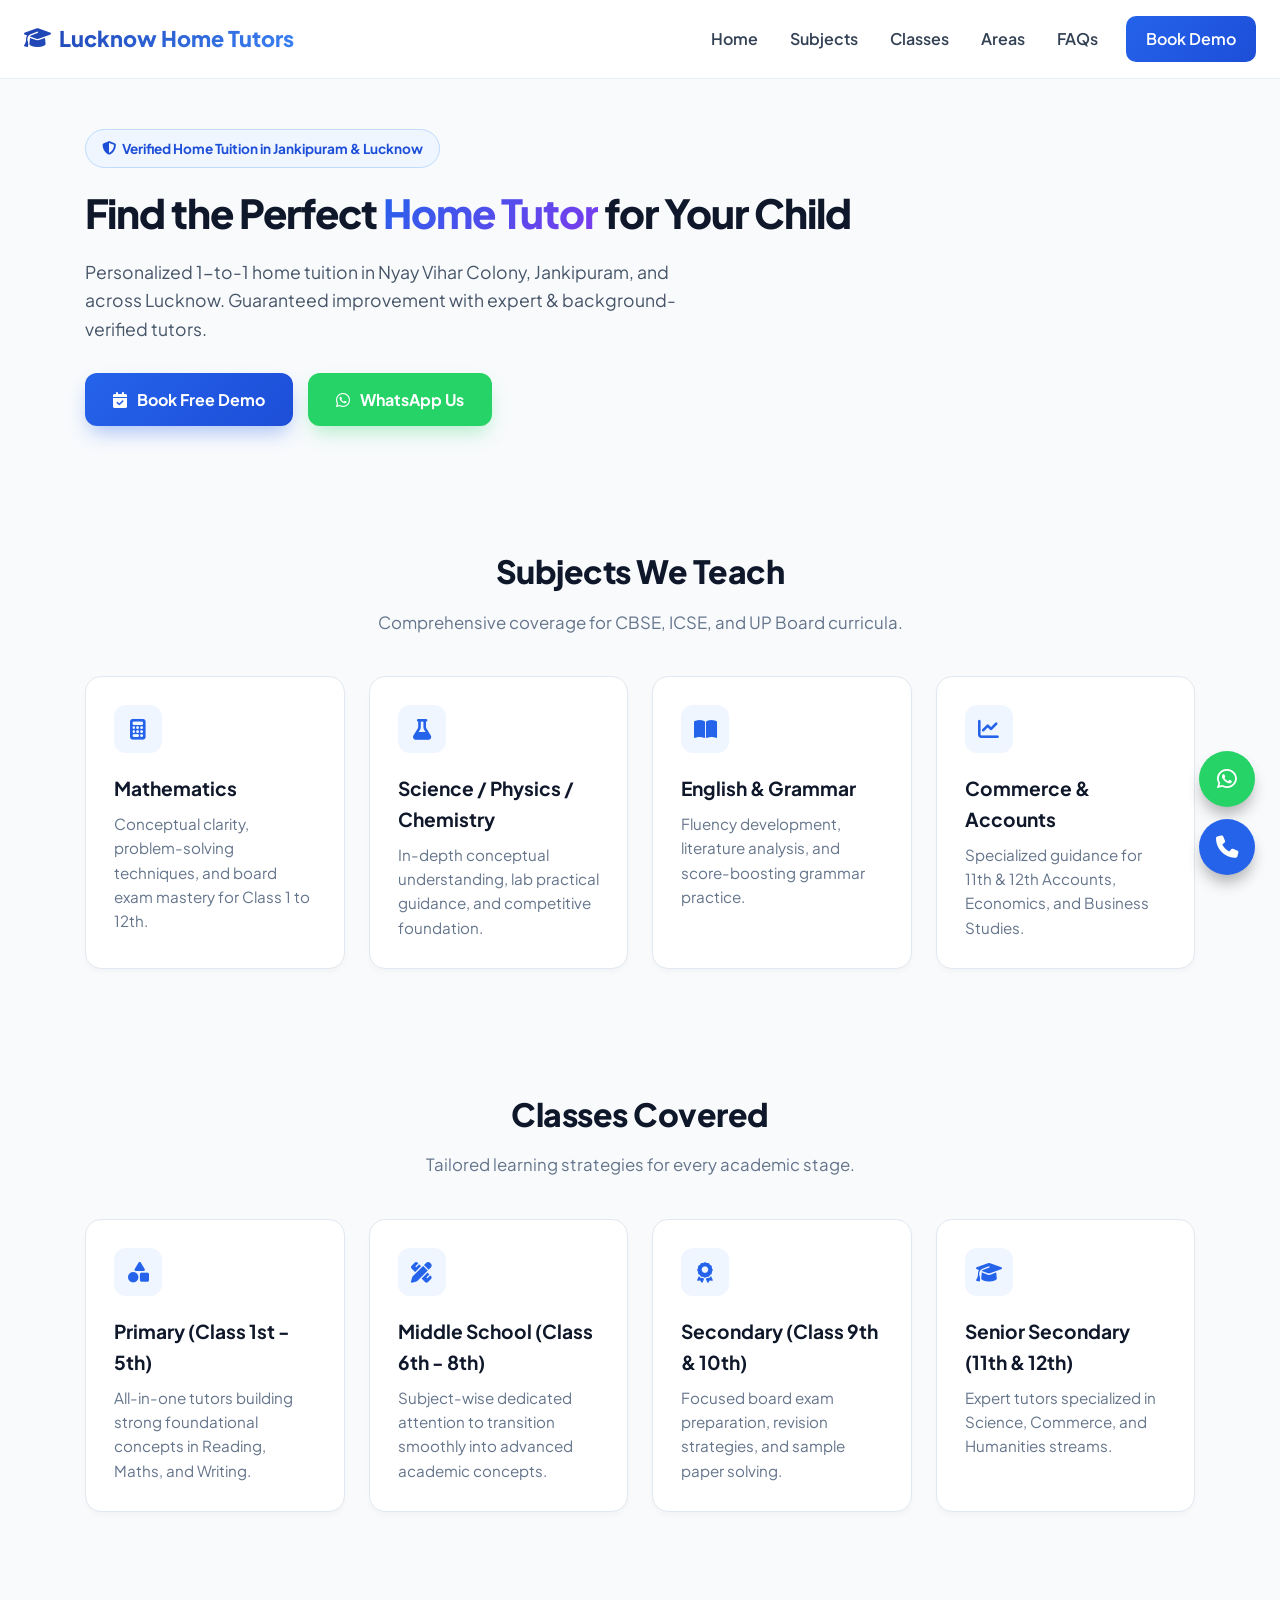
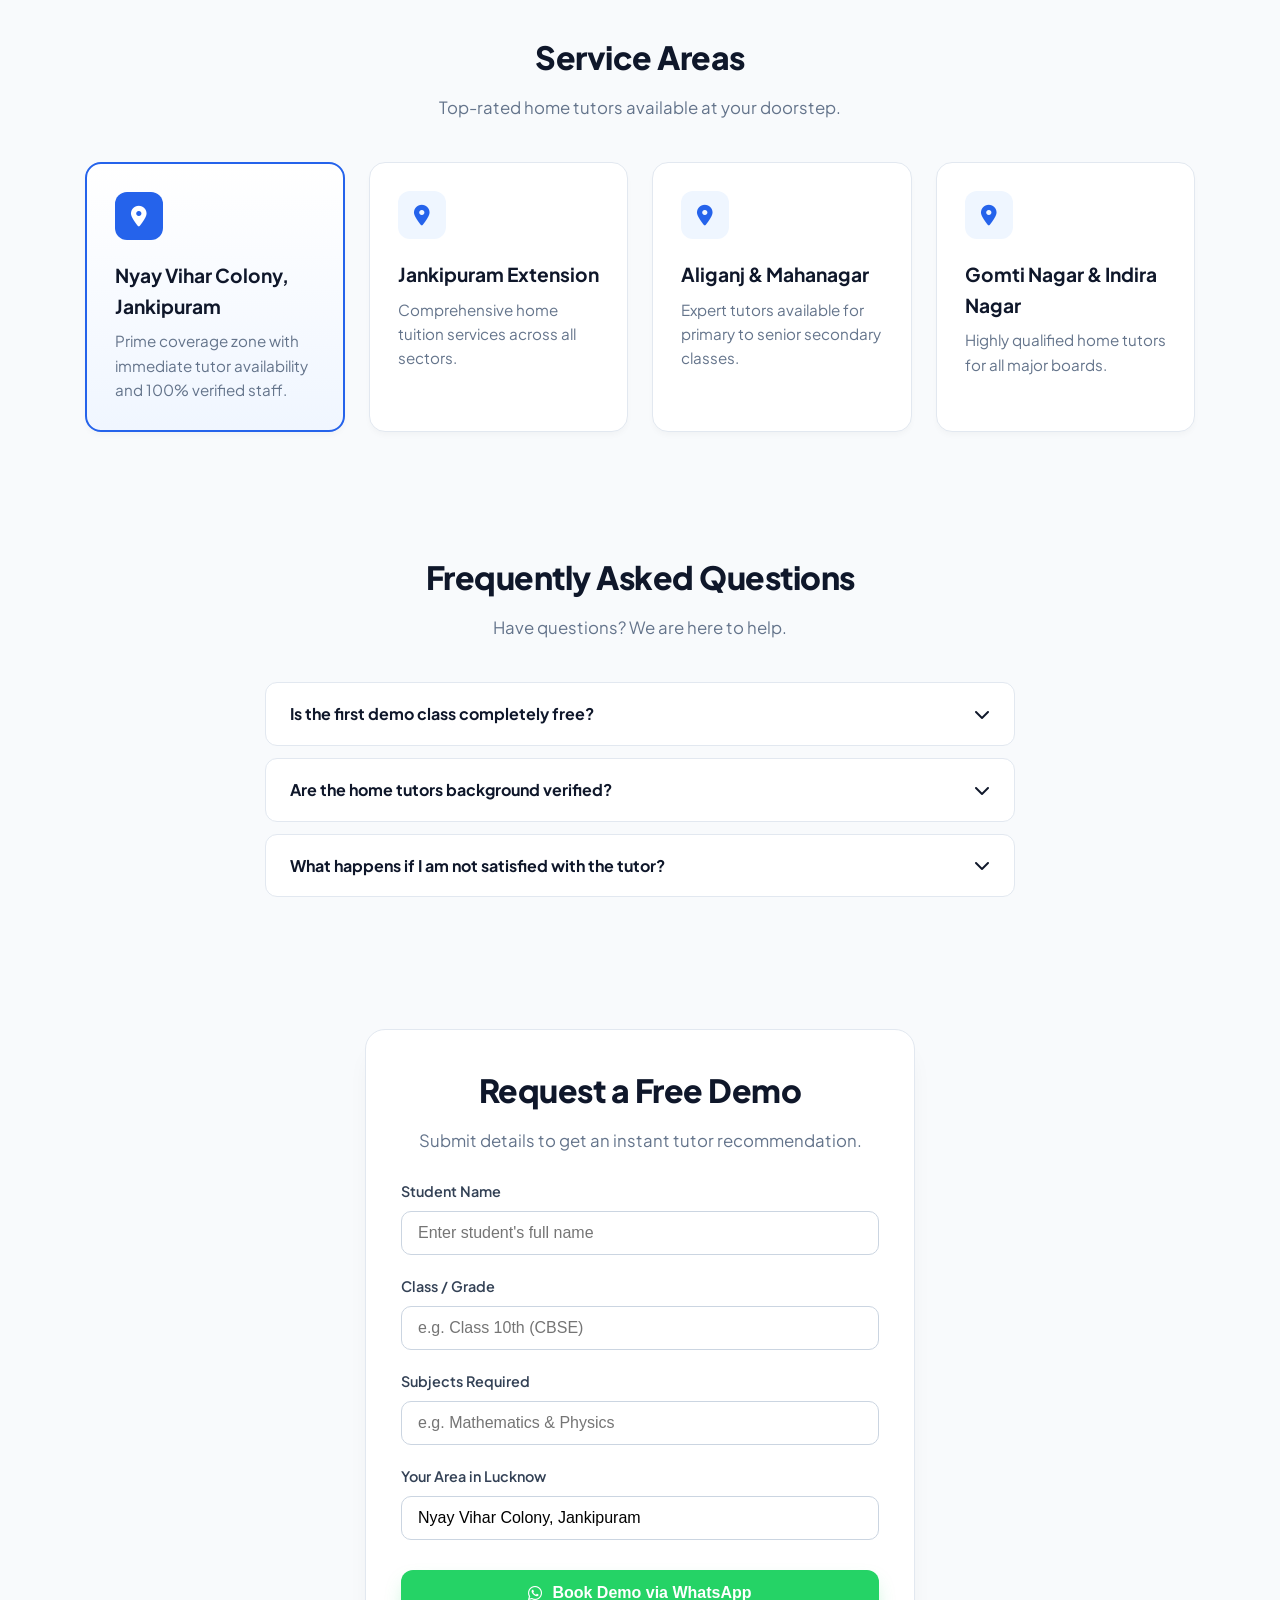
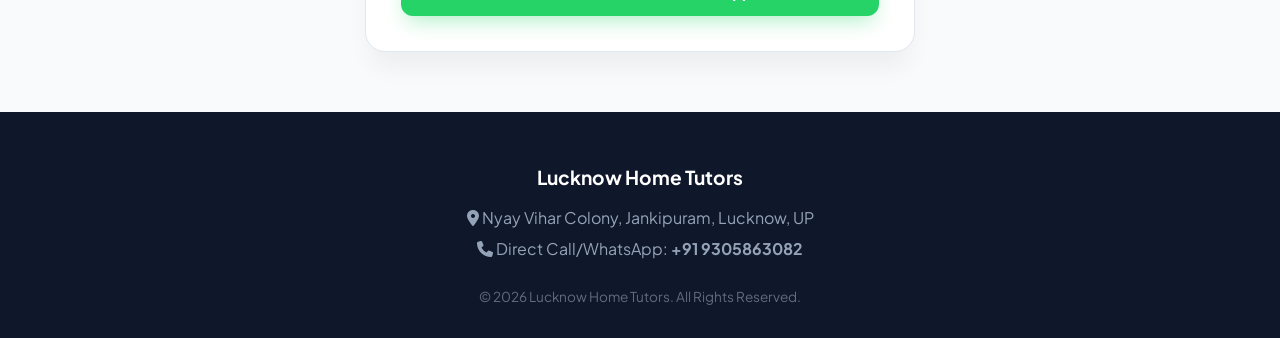
<file: index.html>
<!DOCTYPE html>
<html lang="en">
<head>
  <meta charset="UTF-8">
  <meta name="viewport" content="width=device-width, initial-scale=1.0">
  <title>Lucknow Home Tutors | Premier Home Tuition in Jankipuram & Lucknow</title>
  <meta name="description" content="Find highly qualified home tutors in Nyay Vihar Colony, Jankipuram and across Lucknow. Free trial class available!">
  
  <!-- Font Awesome Icons -->
  <link rel="stylesheet" href="https://cdnjs.cloudflare.com/ajax/libs/font-awesome/6.4.0/css/all.min.css">

  <style>
    @import url('https://fonts.googleapis.com/css2?family=Plus+Jakarta+Sans:wght@400;500;600;700;800&display=swap');

    *, *::before, *::after {
      box-sizing: border-box;
      margin: 0;
      padding: 0;
    }

    html {
      scroll-behavior: smooth;
    }

    body {
      font-family: 'Plus Jakarta Sans', sans-serif;
      background-color: #f8fafc;
      color: #0f172a;
      line-height: 1.6;
      overflow-x: hidden;
    }

    /* HEADER & NAVIGATION */
    header {
      position: sticky;
      top: 0;
      background: rgba(255, 255, 255, 0.95);
      backdrop-filter: blur(12px);
      border-bottom: 1px solid rgba(226, 232, 240, 0.8);
      z-index: 1000;
      padding: 16px 24px;
      display: flex;
      justify-content: space-between;
      align-items: center;
    }

    .logo {
      font-weight: 800;
      font-size: 1.35rem;
      background: linear-gradient(135deg, #1e40af, #3b82f6);
      -webkit-background-clip: text;
      -webkit-text-fill-color: transparent;
      text-decoration: none;
      display: flex;
      align-items: center;
      gap: 8px;
    }

    .menu-btn {
      background: #f1f5f9;
      border: none;
      font-size: 1.3rem;
      padding: 8px 12px;
      border-radius: 8px;
      cursor: pointer;
      color: #1e293b;
    }

    nav {
      display: none;
      position: absolute;
      top: 100%;
      left: 0;
      width: 100%;
      background: #ffffff;
      flex-direction: column;
      box-shadow: 0 20px 25px -5px rgba(0, 0, 0, 0.1);
      padding: 20px 0;
      border-bottom: 1px solid #e2e8f0;
    }

    nav.active {
      display: flex;
    }

    nav a {
      padding: 14px 28px;
      text-decoration: none;
      color: #334155;
      font-weight: 600;
      border-bottom: 1px solid #f8fafc;
    }

    nav a:hover {
      color: #2563eb;
      background: #f8fafc;
    }

    nav a.nav-cta {
      background: linear-gradient(135deg, #2563eb, #1d4ed8);
      color: #ffffff;
      margin: 12px 28px 0;
      border-radius: 10px;
      text-align: center;
    }

    @media (min-width: 768px) {
      .menu-btn { display: none; }
      nav {
        display: flex !important;
        position: static;
        flex-direction: row;
        box-shadow: none;
        padding: 0;
        width: auto;
        border: none;
        background: transparent;
        align-items: center;
      }
      nav a {
        border: none;
        padding: 8px 16px;
      }
      nav a.nav-cta {
        margin: 0 0 0 12px;
        padding: 10px 20px;
      }
    }

    /* SECTIONS */
    section {
      padding: 60px 20px;
      max-width: 1150px;
      margin: 0 auto;
    }

    .section-header {
      text-align: center;
      max-width: 650px;
      margin: 0 auto 40px;
    }

    h2 {
      font-size: 2rem;
      font-weight: 800;
      color: #0f172a;
      letter-spacing: -0.5px;
      margin-bottom: 12px;
    }

    .section-subtitle {
      color: #64748b;
      font-size: 1.05rem;
    }

    /* HERO */
    .hero {
      padding-top: 50px;
      padding-bottom: 60px;
    }

    .badge {
      display: inline-flex;
      align-items: center;
      gap: 6px;
      background: #eff6ff;
      border: 1px solid #bfdbfe;
      color: #1d4ed8;
      padding: 8px 16px;
      border-radius: 30px;
      font-size: 0.85rem;
      font-weight: 700;
      margin-bottom: 20px;
    }

    .hero h1 {
      font-size: 2.5rem;
      font-weight: 800;
      line-height: 1.25;
      color: #0f172a;
      margin-bottom: 20px;
      letter-spacing: -1px;
    }

    .hero h1 span {
      background: linear-gradient(135deg, #2563eb, #7c3aed);
      -webkit-background-clip: text;
      -webkit-text-fill-color: transparent;
    }

    .hero p {
      font-size: 1.1rem;
      color: #475569;
      margin-bottom: 30px;
      max-width: 600px;
    }

    .hero-actions {
      display: flex;
      flex-wrap: wrap;
      gap: 15px;
    }

    /* BUTTONS */
    .btn {
      display: inline-flex;
      align-items: center;
      justify-content: center;
      gap: 10px;
      padding: 14px 28px;
      border-radius: 12px;
      text-decoration: none;
      font-weight: 700;
      font-size: 1rem;
      cursor: pointer;
    }

    .btn-primary {
      background: linear-gradient(135deg, #2563eb, #1d4ed8);
      color: #ffffff;
      box-shadow: 0 10px 20px -5px rgba(37, 99, 235, 0.4);
    }

    .btn-whatsapp {
      background: #25d366;
      color: #ffffff;
      box-shadow: 0 10px 20px -5px rgba(37, 211, 102, 0.35);
    }

    /* CARDS */
    .grid {
      display: grid;
      grid-template-columns: repeat(auto-fit, minmax(250px, 1fr));
      gap: 24px;
    }

    .card {
      background: #ffffff;
      padding: 28px;
      border-radius: 16px;
      border: 1px solid #e2e8f0;
      box-shadow: 0 4px 6px -1px rgba(0, 0, 0, 0.03);
    }

    .card-icon {
      width: 48px;
      height: 48px;
      background: #eff6ff;
      color: #2563eb;
      border-radius: 12px;
      display: flex;
      align-items: center;
      justify-content: center;
      font-size: 1.3rem;
      margin-bottom: 20px;
    }

    .card h3 {
      font-size: 1.2rem;
      font-weight: 700;
      color: #0f172a;
      margin-bottom: 8px;
    }

    .card p {
      color: #64748b;
      font-size: 0.95rem;
    }

    .card.featured {
      border: 2px solid #2563eb;
      background: linear-gradient(180deg, #ffffff, #f0f6ff);
    }

    /* FORM */
    .booking-wrapper {
      background: #ffffff;
      padding: 35px;
      border-radius: 20px;
      border: 1px solid #e2e8f0;
      box-shadow: 0 20px 25px -5px rgba(0, 0, 0, 0.05);
      max-width: 550px;
      margin: 0 auto;
    }

    .form-group {
      margin-bottom: 20px;
    }

    .form-group label {
      display: block;
      font-weight: 600;
      font-size: 0.9rem;
      margin-bottom: 8px;
      color: #334155;
    }

    .form-group input {
      width: 100%;
      padding: 12px 16px;
      border: 1.5px solid #cbd5e1;
      border-radius: 10px;
      font-size: 1rem;
    }

    /* FAQ */
    .faq-item {
      background: #ffffff;
      border: 1px solid #e2e8f0;
      border-radius: 12px;
      margin-bottom: 12px;
      cursor: pointer;
    }

    .faq-question {
      padding: 18px 24px;
      font-weight: 700;
      display: flex;
      justify-content: space-between;
      align-items: center;
    }

    .faq-answer {
      padding: 0 24px 18px;
      color: #64748b;
      display: none;
      font-size: 0.95rem;
    }

    .faq-item.active .faq-answer {
      display: block;
    }

    /* FLOATING BUTTONS */
    .floating-btns {
      position: fixed;
      bottom: 25px;
      right: 25px;
      display: flex;
      flex-direction: column;
      gap: 12px;
      z-index: 999;
    }

    .float-btn {
      width: 56px;
      height: 56px;
      border-radius: 50%;
      display: flex;
      align-items: center;
      justify-content: center;
      color: #ffffff;
      font-size: 1.4rem;
      box-shadow: 0 10px 15px -3px rgba(0, 0, 0, 0.3);
      text-decoration: none;
    }

    .float-wa { background: #25d366; }
    .float-call { background: #2563eb; }

    /* FOOTER */
    footer {
      background: #0f172a;
      color: #94a3b8;
      padding: 50px 20px 30px;
      text-align: center;
    }

    footer h4 {
      color: #ffffff;
      font-size: 1.2rem;
      margin-bottom: 12px;
    }
  </style>
</head>
<body>

  <!-- Sticky Header -->
  <header>
    <a class="logo" href="#home"><i class="fa-solid fa-graduation-cap"></i> Lucknow Home Tutors</a>
    <button class="menu-btn" onclick="toggleMenu()"><i class="fa-solid fa-bars"></i></button>
    <nav id="nav">
      <a href="#home" onclick="toggleMenu()">Home</a>
      <a href="#subjects" onclick="toggleMenu()">Subjects</a>
      <a href="#classes" onclick="toggleMenu()">Classes</a>
      <a href="#areas" onclick="toggleMenu()">Areas</a>
      <a href="#faqs" onclick="toggleMenu()">FAQs</a>
      <a href="#book" class="nav-cta" onclick="toggleMenu()">Book Demo</a>
    </nav>
  </header>

  <main>
    <!-- Hero Section -->
    <section class="hero" id="home">
      <div class="badge">
        <i class="fa-solid fa-shield-halved"></i> Verified Home Tuition in Jankipuram & Lucknow
      </div>
      <h1>Find the Perfect <span>Home Tutor</span> for Your Child</h1>
      <p>Personalized 1-to-1 home tuition in Nyay Vihar Colony, Jankipuram, and across Lucknow. Guaranteed improvement with expert & background-verified tutors.</p>
      
      <div class="hero-actions">
        <a class="btn btn-primary" href="#book"><i class="fa-solid fa-calendar-check"></i> Book Free Demo</a>
        <a class="btn btn-whatsapp" href="https://wa.me/919305863082?text=Hello,%20I%20need%20a%20home%20tutor%20in%20Lucknow"><i class="fa-brands fa-whatsapp"></i> WhatsApp Us</a>
      </div>
    </section>

    <!-- Subjects Section -->
    <section id="subjects">
      <div class="section-header">
        <h2>Subjects We Teach</h2>
        <p class="section-subtitle">Comprehensive coverage for CBSE, ICSE, and UP Board curricula.</p>
      </div>
      <div class="grid">
        <div class="card">
          <div class="card-icon"><i class="fa-solid fa-calculator"></i></div>
          <h3>Mathematics</h3>
          <p>Conceptual clarity, problem-solving techniques, and board exam mastery for Class 1 to 12th.</p>
        </div>
        <div class="card">
          <div class="card-icon"><i class="fa-solid fa-flask"></i></div>
          <h3>Science / Physics / Chemistry</h3>
          <p>In-depth conceptual understanding, lab practical guidance, and competitive foundation.</p>
        </div>
        <div class="card">
          <div class="card-icon"><i class="fa-solid fa-book-open"></i></div>
          <h3>English & Grammar</h3>
          <p>Fluency development, literature analysis, and score-boosting grammar practice.</p>
        </div>
        <div class="card">
          <div class="card-icon"><i class="fa-solid fa-chart-line"></i></div>
          <h3>Commerce & Accounts</h3>
          <p>Specialized guidance for 11th & 12th Accounts, Economics, and Business Studies.</p>
        </div>
      </div>
    </section>

    <!-- Classes Covered -->
    <section id="classes">
      <div class="section-header">
        <h2>Classes Covered</h2>
        <p class="section-subtitle">Tailored learning strategies for every academic stage.</p>
      </div>
      <div class="grid">
        <div class="card">
          <div class="card-icon"><i class="fa-solid fa-shapes"></i></div>
          <h3>Primary (Class 1st - 5th)</h3>
          <p>All-in-one tutors building strong foundational concepts in Reading, Maths, and Writing.</p>
        </div>
        <div class="card">
          <div class="card-icon"><i class="fa-solid fa-pen-ruler"></i></div>
          <h3>Middle School (Class 6th - 8th)</h3>
          <p>Subject-wise dedicated attention to transition smoothly into advanced academic concepts.</p>
        </div>
        <div class="card">
          <div class="card-icon"><i class="fa-solid fa-award"></i></div>
          <h3>Secondary (Class 9th & 10th)</h3>
          <p>Focused board exam preparation, revision strategies, and sample paper solving.</p>
        </div>
        <div class="card">
          <div class="card-icon"><i class="fa-solid fa-graduation-cap"></i></div>
          <h3>Senior Secondary (11th & 12th)</h3>
          <p>Expert tutors specialized in Science, Commerce, and Humanities streams.</p>
        </div>
      </div>
    </section>

    <!-- Key Service Areas -->
    <section id="areas">
      <div class="section-header">
        <h2>Service Areas</h2>
        <p class="section-subtitle">Top-rated home tutors available at your doorstep.</p>
      </div>
      <div class="grid">
        <div class="card featured">
          <div class="card-icon" style="background:#2563eb; color:#fff;"><i class="fa-solid fa-location-dot"></i></div>
          <h3>Nyay Vihar Colony, Jankipuram</h3>
          <p>Prime coverage zone with immediate tutor availability and 100% verified staff.</p>
        </div>
        <div class="card">
          <div class="card-icon"><i class="fa-solid fa-location-dot"></i></div>
          <h3>Jankipuram Extension</h3>
          <p>Comprehensive home tuition services across all sectors.</p>
        </div>
        <div class="card">
          <div class="card-icon"><i class="fa-solid fa-location-dot"></i></div>
          <h3>Aliganj & Mahanagar</h3>
          <p>Expert tutors available for primary to senior secondary classes.</p>
        </div>
        <div class="card">
          <div class="card-icon"><i class="fa-solid fa-location-dot"></i></div>
          <h3>Gomti Nagar & Indira Nagar</h3>
          <p>Highly qualified home tutors for all major boards.</p>
        </div>
      </div>
    </section>

    <!-- FAQs Section -->
    <section id="faqs">
      <div class="section-header">
        <h2>Frequently Asked Questions</h2>
        <p class="section-subtitle">Have questions? We are here to help.</p>
      </div>
      <div style="max-width: 750px; margin: 0 auto;">
        <div class="faq-item" onclick="toggleFaq(this)">
          <div class="faq-question">
            <span>Is the first demo class completely free?</span>
            <i class="fa-solid fa-chevron-down"></i>
          </div>
          <div class="faq-answer">Yes, we provide 1 trial/demo class absolutely free so you can evaluate the teacher's style before committing.</div>
        </div>
        <div class="faq-item" onclick="toggleFaq(this)">
          <div class="faq-question">
            <span>Are the home tutors background verified?</span>
            <i class="fa-solid fa-chevron-down"></i>
          </div>
          <div class="faq-answer">Yes, all our tutors undergo background checks and academic qualification verification for safe and trusted teaching.</div>
        </div>
        <div class="faq-item" onclick="toggleFaq(this)">
          <div class="faq-question">
            <span>What happens if I am not satisfied with the tutor?</span>
            <i class="fa-solid fa-chevron-down"></i>
          </div>
          <div class="faq-answer">If you are not satisfied, we will arrange a replacement tutor immediately at no extra charge.</div>
        </div>
      </div>
    </section>

    <!-- Booking Form Section -->
    <section id="book">
      <div class="booking-wrapper">
        <div class="section-header" style="margin-bottom:25px;">
          <h2>Request a Free Demo</h2>
          <p class="section-subtitle">Submit details to get an instant tutor recommendation.</p>
        </div>
        <form onsubmit="sendToWhatsApp(event)">
          <div class="form-group">
            <label>Student Name</label>
            <input type="text" id="studentName" placeholder="Enter student's full name" required>
          </div>
          <div class="form-group">
            <label>Class / Grade</label>
            <input type="text" id="studentClass" placeholder="e.g. Class 10th (CBSE)" required>
          </div>
          <div class="form-group">
            <label>Subjects Required</label>
            <input type="text" id="studentSubject" placeholder="e.g. Mathematics & Physics" required>
          </div>
          <div class="form-group">
            <label>Your Area in Lucknow</label>
            <input type="text" id="studentArea" value="Nyay Vihar Colony, Jankipuram" required>
          </div>
          <button type="submit" class="btn btn-whatsapp" style="width: 100%; border:none; margin-top:10px;">
            <i class="fa-brands fa-whatsapp"></i> Book Demo via WhatsApp
          </button>
        </form>
      </div>
    </section>
  </main>

  <!-- Floating Quick Actions -->
  <div class="floating-btns">
    <a href="https://wa.me/919305863082?text=Hello,%20I%20need%20a%20home%20tutor" class="float-btn float-wa" target="_blank" title="WhatsApp Us">
      <i class="fa-brands fa-whatsapp"></i>
    </a>
    <a href="tel:9305863082" class="float-btn float-call" title="Call Us">
      <i class="fa-solid fa-phone"></i>
    </a>
  </div>

  <!-- Footer -->
  <footer>
    <h4>Lucknow Home Tutors</h4>
    <p><i class="fa-solid fa-location-dot"></i> Nyay Vihar Colony, Jankipuram, Lucknow, UP</p>
    <p style="margin-top: 5px;"><i class="fa-solid fa-phone"></i> Direct Call/WhatsApp: <strong>+91 9305863082</strong></p>
    <p style="margin-top: 25px; font-size: 0.85rem; opacity: 0.6;">© 2026 Lucknow Home Tutors. All Rights Reserved.</p>
  </footer>

  <script>
    function toggleMenu() {
      const nav = document.getElementById('nav');
      if (window.innerWidth < 768) {
        nav.classList.toggle('active');
      }
    }

    function toggleFaq(element) {
      element.classList.toggle('active');
    }

    function sendToWhatsApp(event) {
      event.preventDefault();
      
      const phoneNumber = "919305863082"; 
      
      const name = document.getElementById('studentName').value;
      const classVal = document.getElementById('studentClass').value;
      const subject = document.getElementById('studentSubject').value;
      const area = document.getElementById('studentArea').value;

      const message = `Hello Lucknow Home Tutors,%0A%0AI want to book a Free Demo Class:%0A- *Student Name:* ${name}%0A- *Class:* ${classVal}%0A- *Subject:* ${subject}%0A- *Area:* ${area}`;
      
      window.open(`https://wa.me/${phoneNumber}?text=${message}`, '_blank');
    }
  </script>

</body>
      </html>
</file>
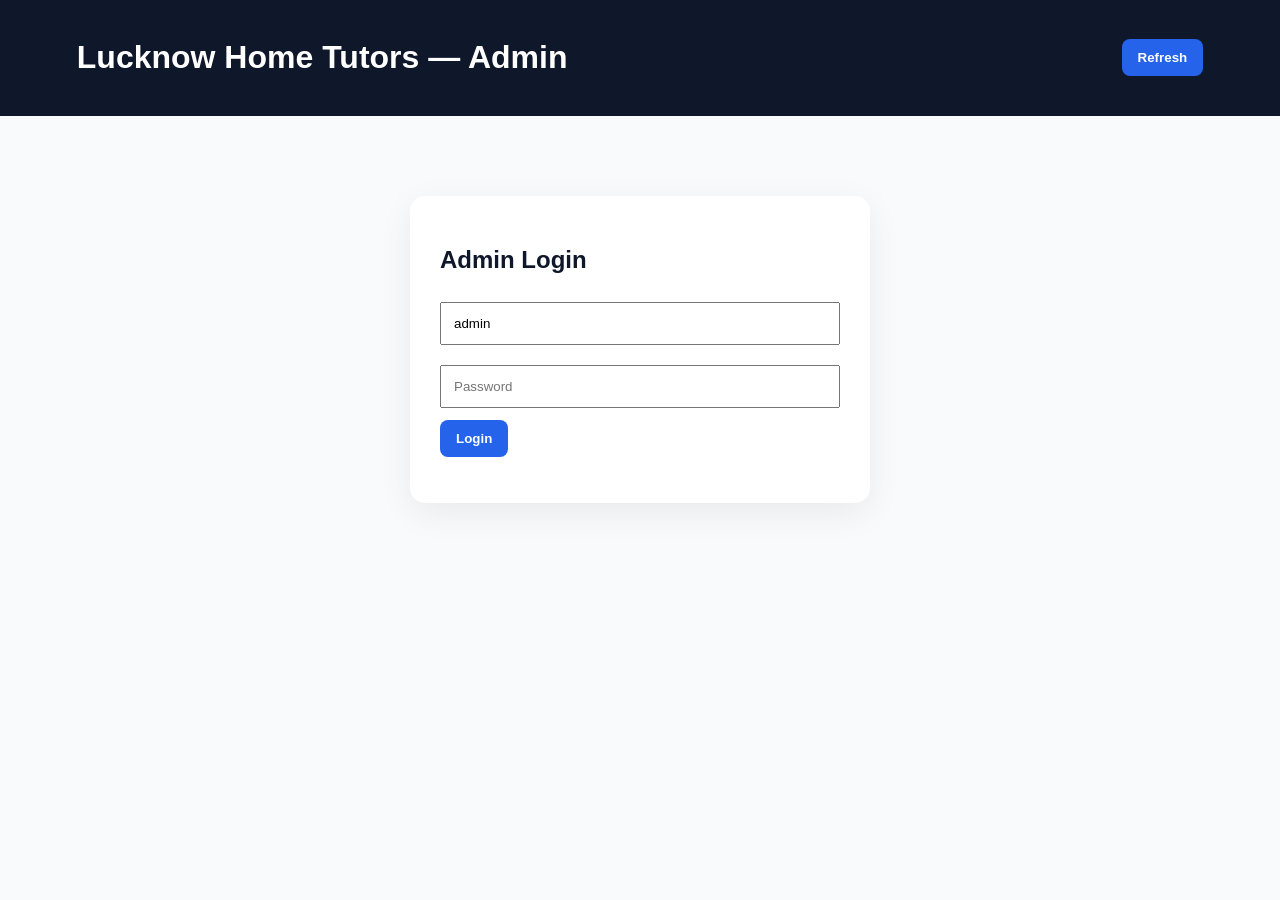
<file: admin.html>
<!DOCTYPE html>
<html lang="en">
<head>
<meta charset="UTF-8"><meta name="viewport" content="width=device-width,initial-scale=1">
<title>Admin | Lucknow Home Tutors</title>
<link rel="stylesheet" href="/admin.css">
</head>
<body>
<header><h1>Lucknow Home Tutors — Admin</h1><button onclick="loadData()">Refresh</button></header>
<main>
<div class="login" id="loginBox">
<h2>Admin Login</h2>
<input id="user" placeholder="Username" value="admin">
<input id="pass" type="password" placeholder="Password">
<button onclick="login()">Login</button>
<p id="loginMsg"></p>
</div>
<div id="dashboard" hidden>
<div class="summary"><div><b id="students">0</b><span>Student Requests</span></div><div><b id="tutors">0</b><span>Tutor Applications</span></div><div><b id="newCount">0</b><span>New</span></div></div>
<div class="toolbar"><input id="search" oninput="render()" placeholder="Search name, phone, area..."><select id="filter" onchange="render()"><option value="all">All</option><option value="student">Students</option><option value="tutor">Tutors</option></select></div>
<div id="list"></div>
</div>
</main>
<script src="/admin.js"></script>
</body>
</html>
</file>
<file: admin.css>
body{font-family:Arial;margin:0;background:#f8fafc;color:#0f172a}header{padding:18px 6%;background:#0f172a;color:#fff;display:flex;justify-content:space-between;align-items:center}button{padding:11px 16px;border:0;border-radius:8px;background:#2563eb;color:#fff;font-weight:700;cursor:pointer}main{max-width:1100px;margin:35px auto;padding:0 20px}.login{max-width:400px;margin:80px auto;background:#fff;padding:30px;border-radius:15px;box-shadow:0 10px 35px #0001}.login input{width:100%;padding:12px;margin:8px 0 12px;box-sizing:border-box}.summary{display:grid;grid-template-columns:repeat(3,1fr);gap:15px}.summary div{background:#fff;padding:25px;border-radius:12px}.summary b{display:block;font-size:28px}.summary span{color:#64748b}.toolbar{display:flex;gap:12px;margin:25px 0}.toolbar input,.toolbar select{padding:12px;border:1px solid #ddd;border-radius:8px}.toolbar input{flex:1}.item{background:#fff;padding:22px;border-radius:12px;margin:12px 0;border:1px solid #e2e8f0}.item h3{margin:0 0 8px}.meta{color:#475569;font-size:14px;line-height:1.8}.actions{margin-top:12px;display:flex;gap:8px}.danger{background:#dc2626}.ok{background:#16a34a}@media(max-width:700px){.summary{grid-template-columns:1fr}.toolbar{flex-direction:column}}
</file>
